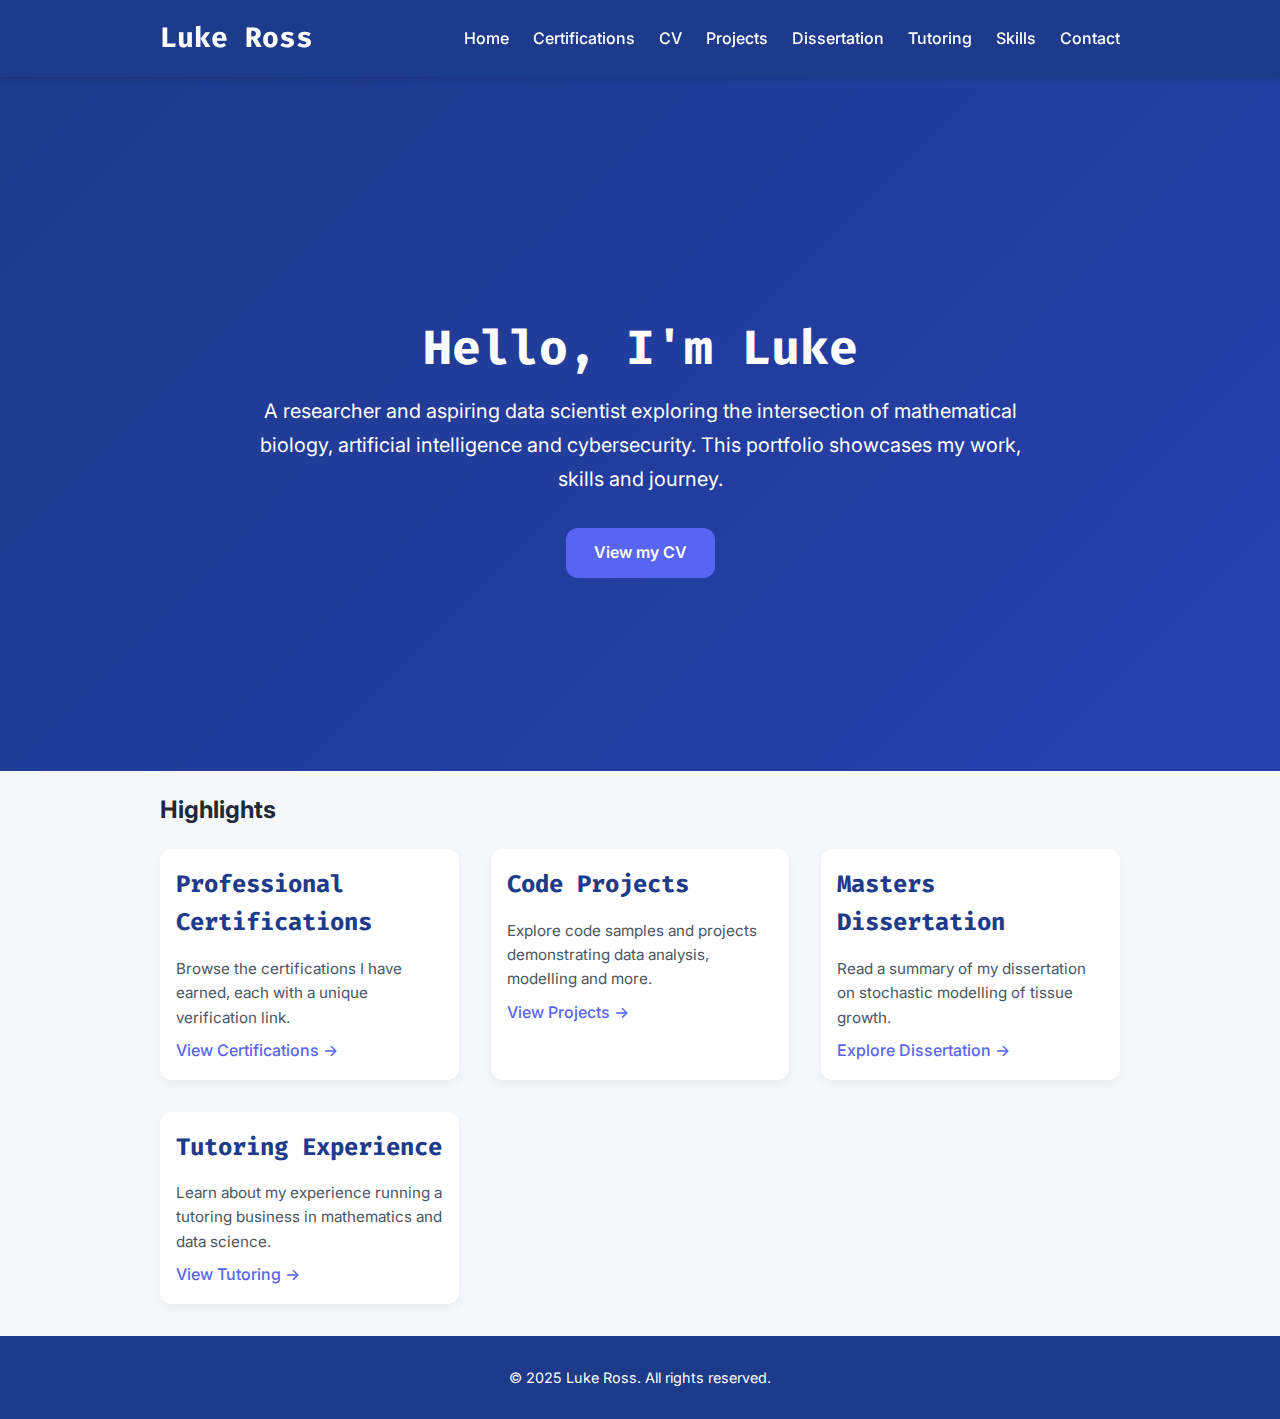
<file: index.html>
<!DOCTYPE html>
<html lang="en">
<head>
  <meta charset="UTF-8">
  <meta name="viewport" content="width=device-width, initial-scale=1.0">
  <title>Luke Ross Portfolio</title>
  <link rel="stylesheet" href="style.css">
</head>
<body>
  <!-- Top navigation bar -->
  <header>
    <div class="container">
      <nav>
        <h1>Luke&nbsp;Ross</h1>
        <ul>
          <li><a href="index.html">Home</a></li>
          <li><a href="certifications.html">Certifications</a></li>
          <li><a href="cv.html">CV</a></li>
          <li><a href="code.html">Projects</a></li>
          <li><a href="dissertation.html">Dissertation</a></li>
          <li><a href="tutoring.html">Tutoring</a></li>
          <li><a href="skills.html">Skills</a></li>
          <li><a href="contact.html">Contact</a></li>
        </ul>
      </nav>
    </div>
  </header>

  <!-- Hero section with introduction -->
  <section class="hero">
    <div class="container">
      <h2>Hello, I'm Luke</h2>
      <p>A researcher and aspiring data scientist exploring the intersection of
      mathematical biology, artificial intelligence and cybersecurity. This
      portfolio showcases my work, skills and journey.</p>
      <div class="cta">
        <a href="cv.html">View my CV</a>
      </div>
    </div>
  </section>

  <!-- Main content with cards linking to key sections -->
  <main class="container">
    <h2>Highlights</h2>
    <div class="cards">
      <div class="card">
        <h3>Professional Certifications</h3>
        <p>Browse the certifications I have earned, each with a unique
        verification link.</p>
        <a href="certifications.html">View Certifications →</a>
      </div>
      <div class="card">
        <h3>Code Projects</h3>
        <p>Explore code samples and projects demonstrating data analysis,
        modelling and more.</p>
        <a href="code.html">View Projects →</a>
      </div>
      <div class="card">
        <h3>Masters Dissertation</h3>
        <p>Read a summary of my dissertation on stochastic modelling of tissue
        growth.</p>
        <a href="dissertation.html">Explore Dissertation →</a>
      </div>
      <div class="card">
        <h3>Tutoring Experience</h3>
        <p>Learn about my experience running a tutoring business in mathematics
        and data science.</p>
        <a href="tutoring.html">View Tutoring →</a>
      </div>
    </div>
  </main>

  <footer>
    <p>&copy; 2025 Luke Ross. All rights reserved.</p>
  </footer>
</body>
</html>
</file>
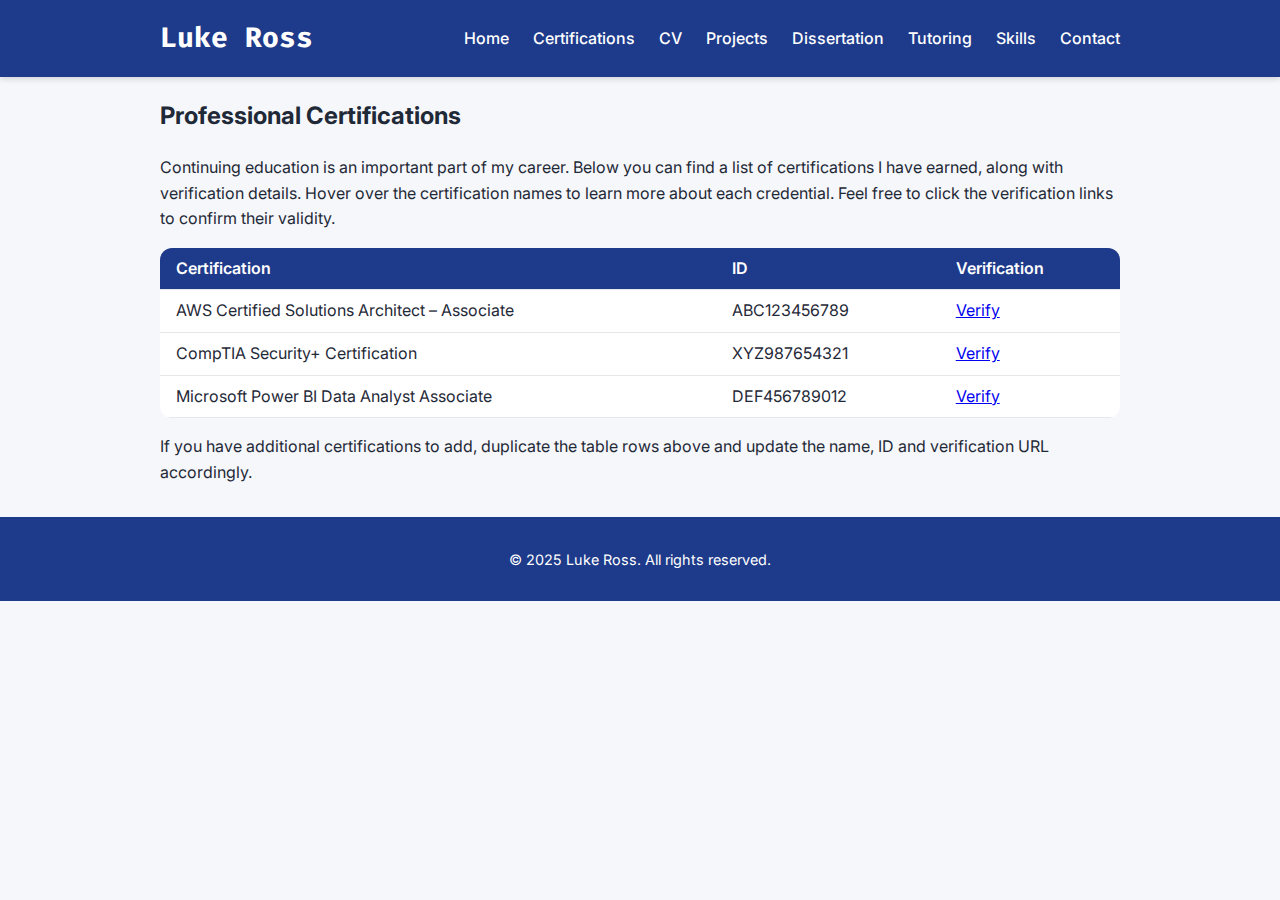
<file: certifications.html>
<!DOCTYPE html>
<html lang="en">
<head>
  <meta charset="UTF-8">
  <meta name="viewport" content="width=device-width, initial-scale=1.0">
  <title>Certifications – Luke Ross Portfolio</title>
  <link rel="stylesheet" href="style.css">
</head>
<body>
  <header>
    <div class="container">
      <nav>
        <h1>Luke&nbsp;Ross</h1>
        <ul>
          <li><a href="index.html">Home</a></li>
          <li><a href="certifications.html">Certifications</a></li>
          <li><a href="cv.html">CV</a></li>
          <li><a href="code.html">Projects</a></li>
          <li><a href="dissertation.html">Dissertation</a></li>
          <li><a href="tutoring.html">Tutoring</a></li>
          <li><a href="skills.html">Skills</a></li>
          <li><a href="contact.html">Contact</a></li>
        </ul>
      </nav>
    </div>
  </header>

  <main class="container">
    <h2>Professional Certifications</h2>
    <p>Continuing education is an important part of my career. Below you can
    find a list of certifications I have earned, along with verification
    details. Hover over the certification names to learn more about each
    credential. Feel free to click the verification links to confirm their
    validity.</p>

    <table>
      <thead>
        <tr>
          <th>Certification</th>
          <th>ID</th>
          <th>Verification</th>
        </tr>
      </thead>
      <tbody>
        <!-- Example entry. Replace with your actual certifications -->
        <tr>
          <td>AWS Certified Solutions Architect – Associate</td>
          <td>ABC123456789</td>
          <td><a href="https://www.yourcertificationprovider.com/verify?id=ABC123456789" target="_blank">Verify</a></td>
        </tr>
        <tr>
          <td>CompTIA Security+ Certification</td>
          <td>XYZ987654321</td>
          <td><a href="https://www.yourcertificationprovider.com/verify?id=XYZ987654321" target="_blank">Verify</a></td>
        </tr>
        <tr>
          <td>Microsoft Power&nbsp;BI Data Analyst Associate</td>
          <td>DEF456789012</td>
          <td><a href="https://www.yourcertificationprovider.com/verify?id=DEF456789012" target="_blank">Verify</a></td>
        </tr>
      </tbody>
    </table>

    <p>If you have additional certifications to add, duplicate the table rows
    above and update the name, ID and verification URL accordingly.</p>
  </main>

  <footer>
    <p>&copy; 2025 Luke Ross. All rights reserved.</p>
  </footer>
</body>
</html>
</file>
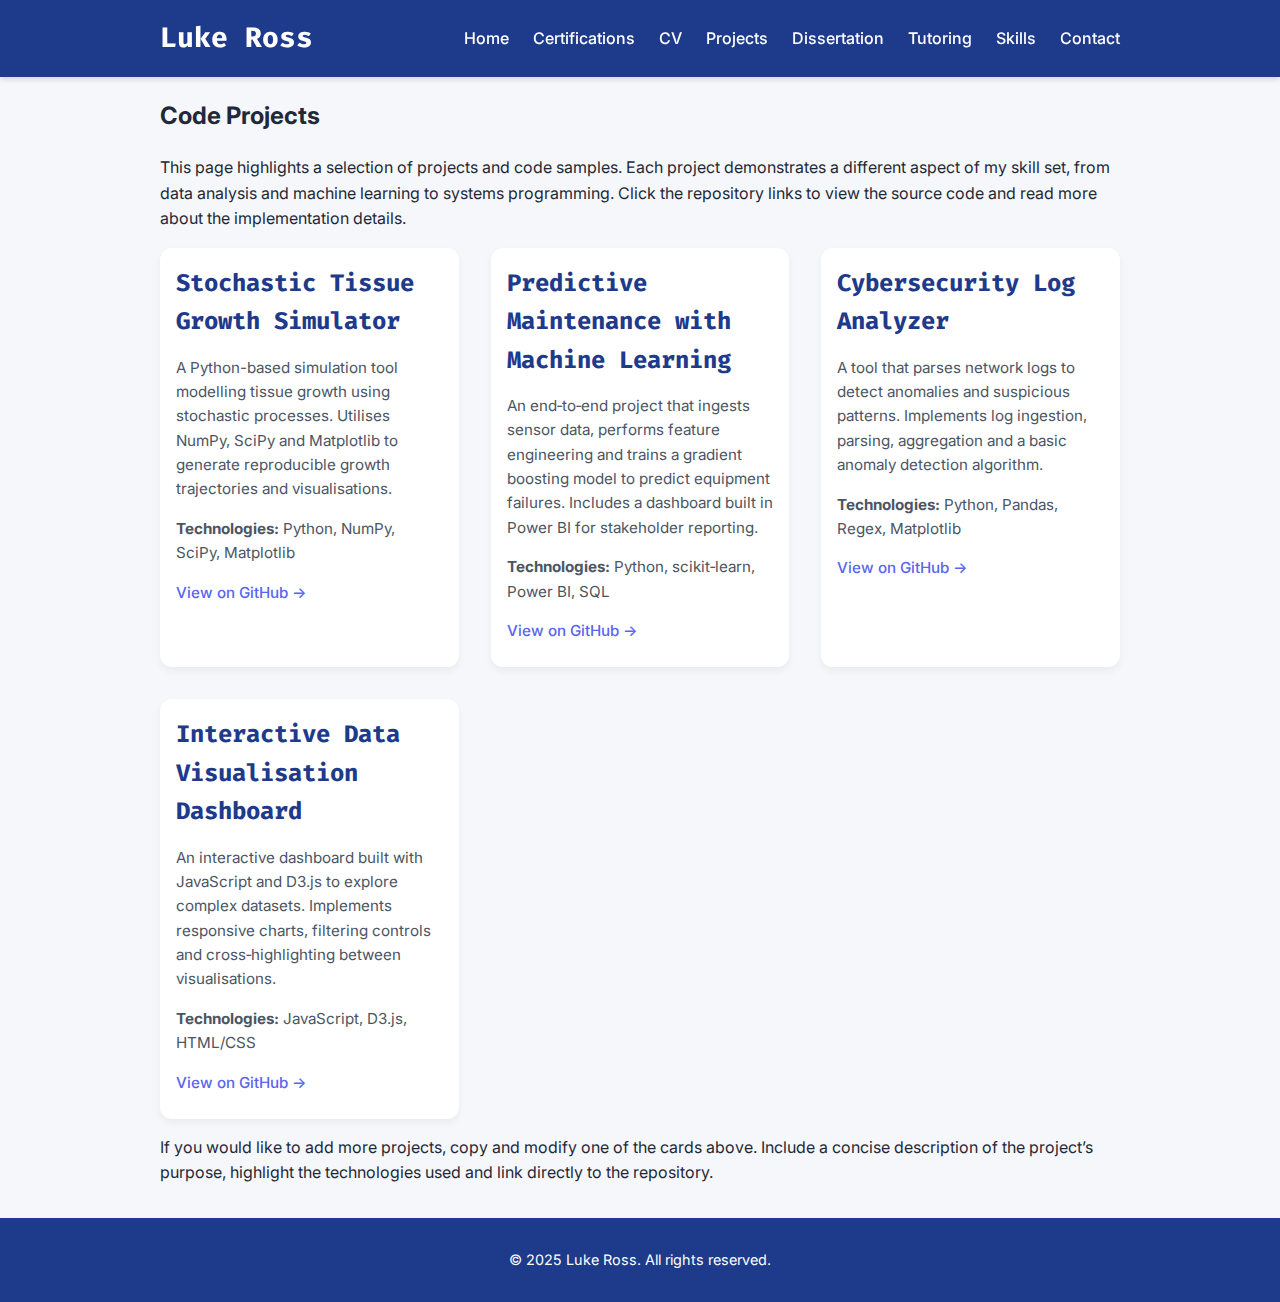
<file: code.html>
<!DOCTYPE html>
<html lang="en">
<head>
  <meta charset="UTF-8">
  <meta name="viewport" content="width=device-width, initial-scale=1.0">
  <title>Projects – Luke Ross Portfolio</title>
  <link rel="stylesheet" href="style.css">
</head>
<body>
  <header>
    <div class="container">
      <nav>
        <h1>Luke&nbsp;Ross</h1>
        <ul>
          <li><a href="index.html">Home</a></li>
          <li><a href="certifications.html">Certifications</a></li>
          <li><a href="cv.html">CV</a></li>
          <li><a href="code.html">Projects</a></li>
          <li><a href="dissertation.html">Dissertation</a></li>
          <li><a href="tutoring.html">Tutoring</a></li>
          <li><a href="skills.html">Skills</a></li>
          <li><a href="contact.html">Contact</a></li>
        </ul>
      </nav>
    </div>
  </header>

  <main class="container">
    <h2>Code Projects</h2>
    <p>This page highlights a selection of projects and code samples. Each
    project demonstrates a different aspect of my skill set, from data
    analysis and machine learning to systems programming. Click the
    repository links to view the source code and read more about the
    implementation details.</p>

    <div class="cards">
      <!-- Example project card. Duplicate for each project -->
      <div class="card">
        <h3>Stochastic Tissue Growth Simulator</h3>
        <p>A Python-based simulation tool modelling tissue growth using
        stochastic processes. Utilises NumPy, SciPy and Matplotlib to
        generate reproducible growth trajectories and visualisations.</p>
        <p><strong>Technologies:</strong> Python, NumPy, SciPy, Matplotlib</p>
        <p><a href="https://github.com/yourusername/tissue-growth-simulator" target="_blank">View on GitHub →</a></p>
      </div>
      <div class="card">
        <h3>Predictive Maintenance with Machine Learning</h3>
        <p>An end‑to‑end project that ingests sensor data, performs feature
        engineering and trains a gradient boosting model to predict
        equipment failures. Includes a dashboard built in Power BI for
        stakeholder reporting.</p>
        <p><strong>Technologies:</strong> Python, scikit‑learn, Power BI, SQL</p>
        <p><a href="https://github.com/yourusername/predictive-maintenance" target="_blank">View on GitHub →</a></p>
      </div>
      <div class="card">
        <h3>Cybersecurity Log Analyzer</h3>
        <p>A tool that parses network logs to detect anomalies and
        suspicious patterns. Implements log ingestion, parsing,
        aggregation and a basic anomaly detection algorithm.</p>
        <p><strong>Technologies:</strong> Python, Pandas, Regex, Matplotlib</p>
        <p><a href="https://github.com/yourusername/cybersecurity-log-analyzer" target="_blank">View on GitHub →</a></p>
      </div>
      <div class="card">
        <h3>Interactive Data Visualisation Dashboard</h3>
        <p>An interactive dashboard built with JavaScript and D3.js to
        explore complex datasets. Implements responsive charts,
        filtering controls and cross‑highlighting between visualisations.</p>
        <p><strong>Technologies:</strong> JavaScript, D3.js, HTML/CSS</p>
        <p><a href="https://github.com/yourusername/data-viz-dashboard" target="_blank">View on GitHub →</a></p>
      </div>
    </div>

    <p>If you would like to add more projects, copy and modify one of the
    cards above. Include a concise description of the project’s purpose,
    highlight the technologies used and link directly to the repository.</p>
  </main>

  <footer>
    <p>&copy; 2025 Luke Ross. All rights reserved.</p>
  </footer>
</body>
</html>
</file>
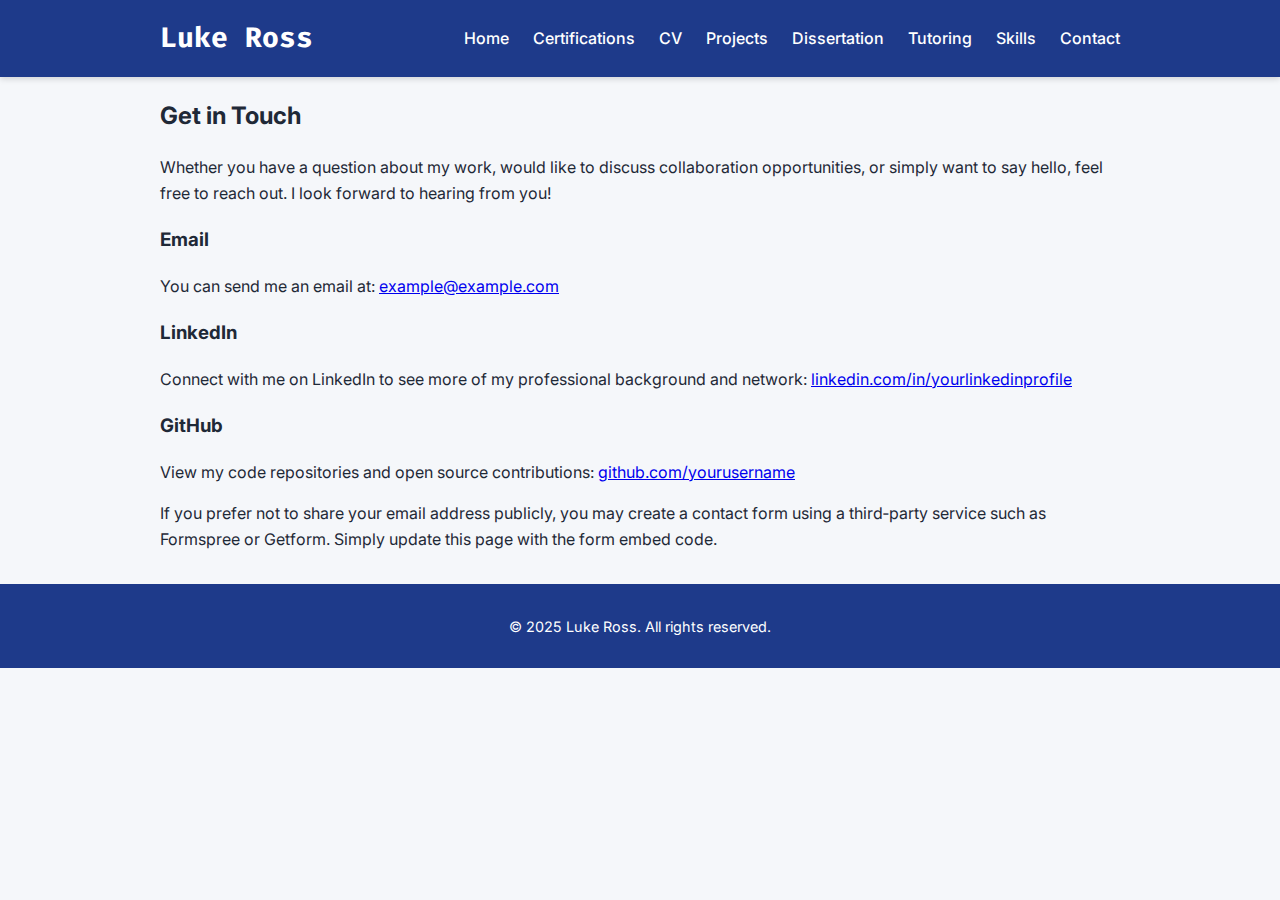
<file: contact.html>
<!DOCTYPE html>
<html lang="en">
<head>
  <meta charset="UTF-8">
  <meta name="viewport" content="width=device-width, initial-scale=1.0">
  <title>Contact – Luke Ross Portfolio</title>
  <link rel="stylesheet" href="style.css">
</head>
<body>
  <header>
    <div class="container">
      <nav>
        <h1>Luke&nbsp;Ross</h1>
        <ul>
          <li><a href="index.html">Home</a></li>
          <li><a href="certifications.html">Certifications</a></li>
          <li><a href="cv.html">CV</a></li>
          <li><a href="code.html">Projects</a></li>
          <li><a href="dissertation.html">Dissertation</a></li>
          <li><a href="tutoring.html">Tutoring</a></li>
          <li><a href="skills.html">Skills</a></li>
          <li><a href="contact.html">Contact</a></li>
        </ul>
      </nav>
    </div>
  </header>

  <main class="container">
    <h2>Get in Touch</h2>
    <p>Whether you have a question about my work, would like to discuss
    collaboration opportunities, or simply want to say hello, feel free
    to reach out. I look forward to hearing from you!</p>

    <h3>Email</h3>
    <p>You can send me an email at:
      <!-- Replace example@example.com with your actual email address -->
      <a href="mailto:example@example.com">example@example.com</a>
    </p>

    <h3>LinkedIn</h3>
    <p>Connect with me on LinkedIn to see more of my professional
    background and network:
      <a href="https://www.linkedin.com/in/yourlinkedinprofile" target="_blank">linkedin.com/in/yourlinkedinprofile</a>
    </p>

    <h3>GitHub</h3>
    <p>View my code repositories and open source contributions:
      <a href="https://github.com/yourusername" target="_blank">github.com/yourusername</a>
    </p>

    <p>If you prefer not to share your email address publicly, you may
    create a contact form using a third‑party service such as Formspree
    or Getform. Simply update this page with the form embed code.
    </p>
  </main>

  <footer>
    <p>&copy; 2025 Luke Ross. All rights reserved.</p>
  </footer>
</body>
</html>
</file>
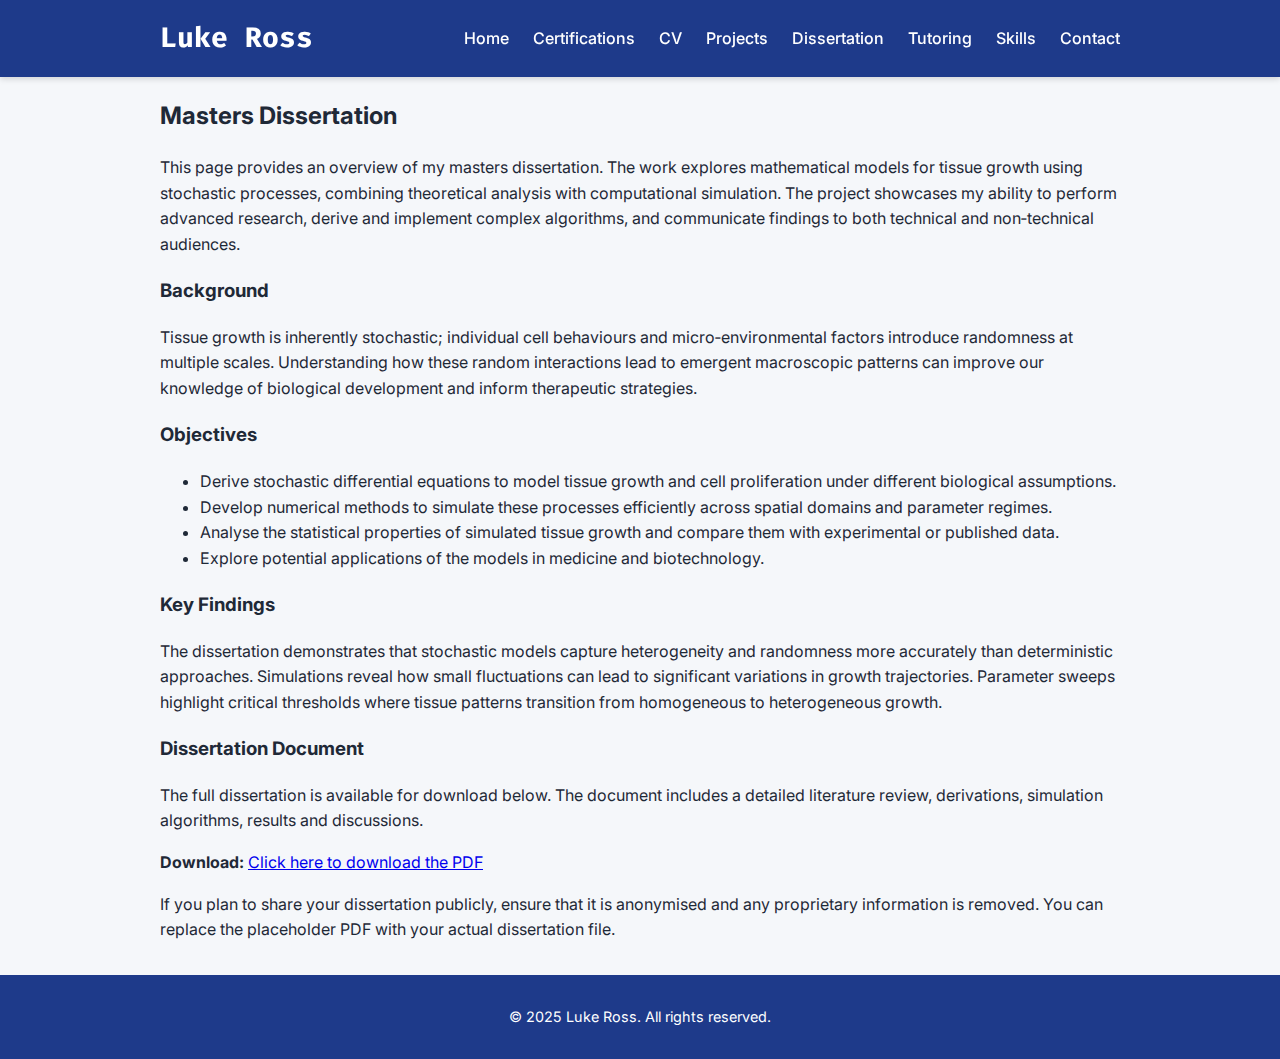
<file: dissertation.html>
<!DOCTYPE html>
<html lang="en">
<head>
  <meta charset="UTF-8">
  <meta name="viewport" content="width=device-width, initial-scale=1.0">
  <title>Dissertation – Luke Ross Portfolio</title>
  <link rel="stylesheet" href="style.css">
</head>
<body>
  <header>
    <div class="container">
      <nav>
        <h1>Luke&nbsp;Ross</h1>
        <ul>
          <li><a href="index.html">Home</a></li>
          <li><a href="certifications.html">Certifications</a></li>
          <li><a href="cv.html">CV</a></li>
          <li><a href="code.html">Projects</a></li>
          <li><a href="dissertation.html">Dissertation</a></li>
          <li><a href="tutoring.html">Tutoring</a></li>
          <li><a href="skills.html">Skills</a></li>
          <li><a href="contact.html">Contact</a></li>
        </ul>
      </nav>
    </div>
  </header>

  <main class="container">
    <h2>Masters Dissertation</h2>
    <p>This page provides an overview of my masters dissertation. The work
    explores mathematical models for tissue growth using stochastic
    processes, combining theoretical analysis with computational
    simulation. The project showcases my ability to perform advanced
    research, derive and implement complex algorithms, and communicate
    findings to both technical and non‑technical audiences.</p>

    <h3>Background</h3>
    <p>Tissue growth is inherently stochastic; individual cell behaviours and
    micro‑environmental factors introduce randomness at multiple scales.
    Understanding how these random interactions lead to emergent
    macroscopic patterns can improve our knowledge of biological
    development and inform therapeutic strategies.</p>

    <h3>Objectives</h3>
    <ul>
      <li>Derive stochastic differential equations to model tissue growth and
      cell proliferation under different biological assumptions.</li>
      <li>Develop numerical methods to simulate these processes efficiently
      across spatial domains and parameter regimes.</li>
      <li>Analyse the statistical properties of simulated tissue growth and
      compare them with experimental or published data.</li>
      <li>Explore potential applications of the models in medicine and
      biotechnology.</li>
    </ul>

    <h3>Key Findings</h3>
    <p>The dissertation demonstrates that stochastic models capture
    heterogeneity and randomness more accurately than deterministic
    approaches. Simulations reveal how small fluctuations can lead to
    significant variations in growth trajectories. Parameter sweeps
    highlight critical thresholds where tissue patterns transition from
    homogeneous to heterogeneous growth.</p>

    <h3>Dissertation Document</h3>
    <p>The full dissertation is available for download below. The document
    includes a detailed literature review, derivations, simulation
    algorithms, results and discussions.</p>
    <p><strong>Download:</strong> <a href="dissertation.pdf" download>Click here to download the PDF</a></p>

    <p>If you plan to share your dissertation publicly, ensure that it is
    anonymised and any proprietary information is removed. You can
    replace the placeholder PDF with your actual dissertation file.</p>
  </main>

  <footer>
    <p>&copy; 2025 Luke Ross. All rights reserved.</p>
  </footer>
</body>
</html>
</file>
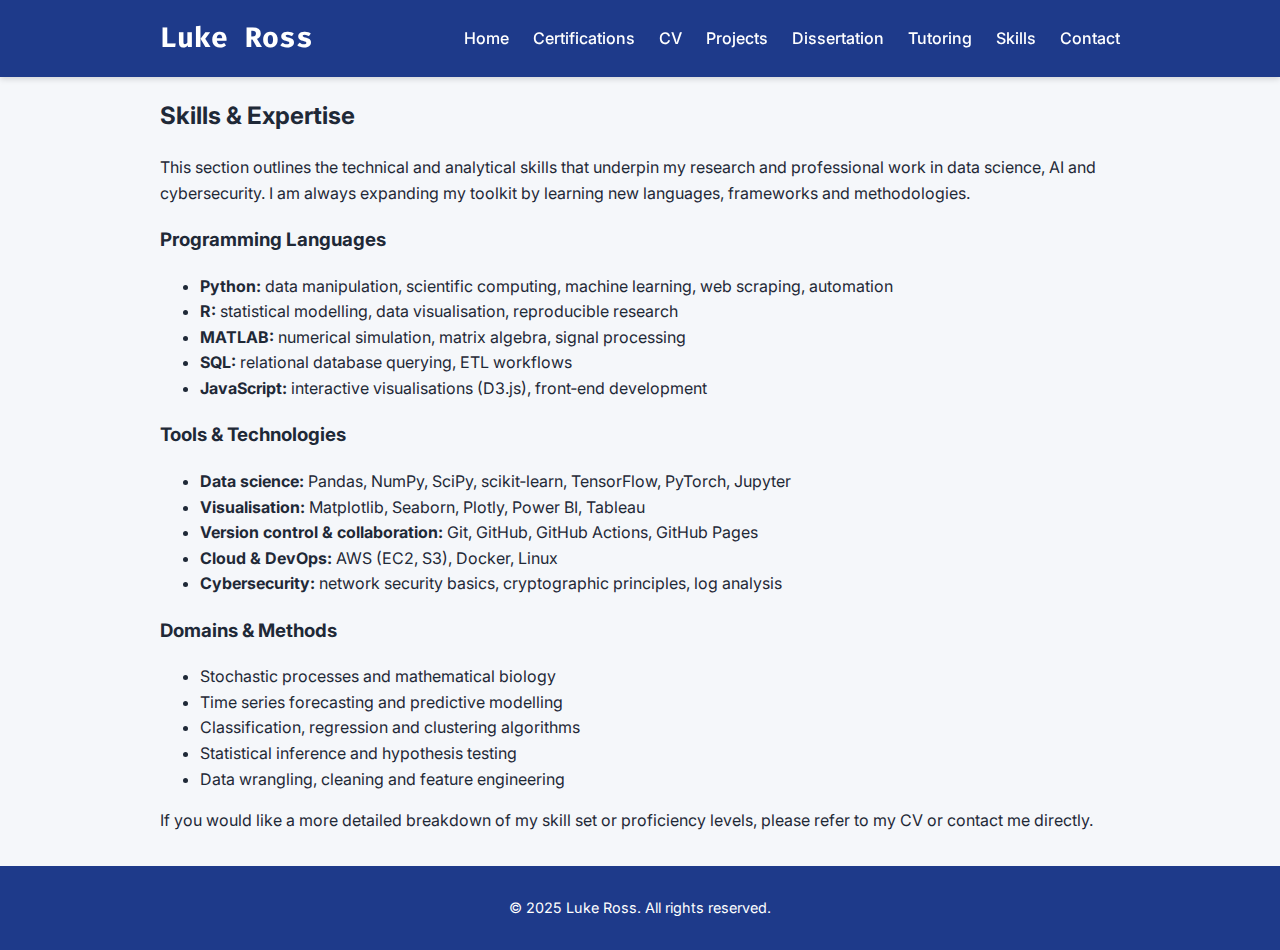
<file: skills.html>
<!DOCTYPE html>
<html lang="en">
<head>
  <meta charset="UTF-8">
  <meta name="viewport" content="width=device-width, initial-scale=1.0">
  <title>Skills – Luke Ross Portfolio</title>
  <link rel="stylesheet" href="style.css">
</head>
<body>
  <header>
    <div class="container">
      <nav>
        <h1>Luke&nbsp;Ross</h1>
        <ul>
          <li><a href="index.html">Home</a></li>
          <li><a href="certifications.html">Certifications</a></li>
          <li><a href="cv.html">CV</a></li>
          <li><a href="code.html">Projects</a></li>
          <li><a href="dissertation.html">Dissertation</a></li>
          <li><a href="tutoring.html">Tutoring</a></li>
          <li><a href="skills.html">Skills</a></li>
          <li><a href="contact.html">Contact</a></li>
        </ul>
      </nav>
    </div>
  </header>

  <main class="container">
    <h2>Skills & Expertise</h2>
    <p>This section outlines the technical and analytical skills that
    underpin my research and professional work in data science, AI and
    cybersecurity. I am always expanding my toolkit by learning new
    languages, frameworks and methodologies.</p>

    <h3>Programming Languages</h3>
    <ul>
      <li><strong>Python:</strong> data manipulation, scientific computing,
      machine learning, web scraping, automation</li>
      <li><strong>R:</strong> statistical modelling, data visualisation,
      reproducible research</li>
      <li><strong>MATLAB:</strong> numerical simulation, matrix algebra,
      signal processing</li>
      <li><strong>SQL:</strong> relational database querying, ETL workflows</li>
      <li><strong>JavaScript:</strong> interactive visualisations (D3.js),
      front‑end development</li>
    </ul>

    <h3>Tools & Technologies</h3>
    <ul>
      <li><strong>Data science:</strong> Pandas, NumPy, SciPy, scikit‑learn,
      TensorFlow, PyTorch, Jupyter</li>
      <li><strong>Visualisation:</strong> Matplotlib, Seaborn, Plotly,
      Power BI, Tableau</li>
      <li><strong>Version control & collaboration:</strong> Git, GitHub,
      GitHub Actions, GitHub Pages</li>
      <li><strong>Cloud & DevOps:</strong> AWS (EC2, S3), Docker, Linux</li>
      <li><strong>Cybersecurity:</strong> network security basics,
      cryptographic principles, log analysis</li>
    </ul>

    <h3>Domains & Methods</h3>
    <ul>
      <li>Stochastic processes and mathematical biology</li>
      <li>Time series forecasting and predictive modelling</li>
      <li>Classification, regression and clustering algorithms</li>
      <li>Statistical inference and hypothesis testing</li>
      <li>Data wrangling, cleaning and feature engineering</li>
    </ul>

    <p>If you would like a more detailed breakdown of my skill set or
    proficiency levels, please refer to my CV or contact me directly.</p>
  </main>

  <footer>
    <p>&copy; 2025 Luke Ross. All rights reserved.</p>
  </footer>
</body>
</html>
</file>
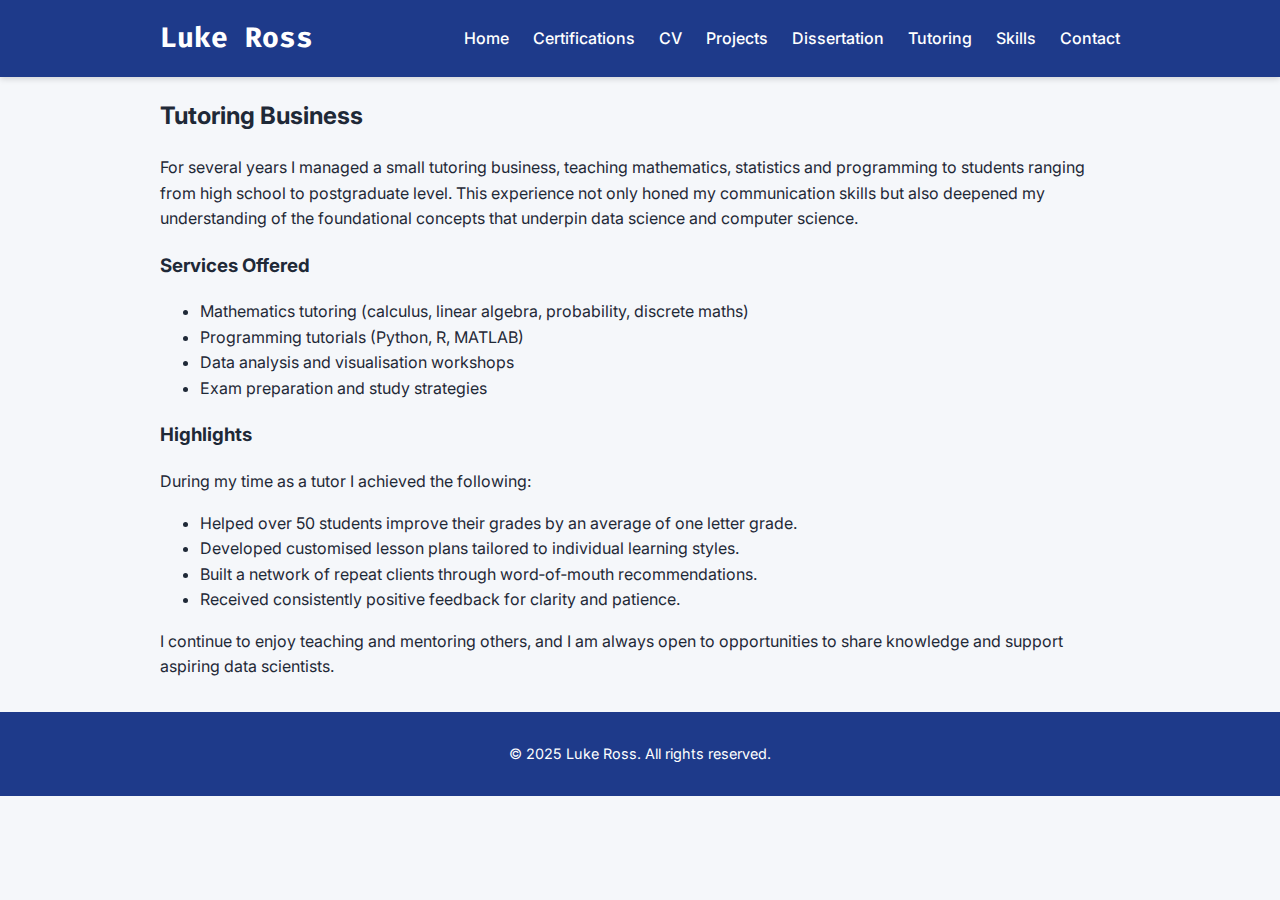
<file: tutoring.html>
<!DOCTYPE html>
<html lang="en">
<head>
  <meta charset="UTF-8">
  <meta name="viewport" content="width=device-width, initial-scale=1.0">
  <title>Tutoring – Luke Ross Portfolio</title>
  <link rel="stylesheet" href="style.css">
</head>
<body>
  <header>
    <div class="container">
      <nav>
        <h1>Luke&nbsp;Ross</h1>
        <ul>
          <li><a href="index.html">Home</a></li>
          <li><a href="certifications.html">Certifications</a></li>
          <li><a href="cv.html">CV</a></li>
          <li><a href="code.html">Projects</a></li>
          <li><a href="dissertation.html">Dissertation</a></li>
          <li><a href="tutoring.html">Tutoring</a></li>
          <li><a href="skills.html">Skills</a></li>
          <li><a href="contact.html">Contact</a></li>
        </ul>
      </nav>
    </div>
  </header>

  <main class="container">
    <h2>Tutoring Business</h2>
    <p>For several years I managed a small tutoring business, teaching
    mathematics, statistics and programming to students ranging from
    high school to postgraduate level. This experience not only honed my
    communication skills but also deepened my understanding of the
    foundational concepts that underpin data science and computer
    science.</p>

    <h3>Services Offered</h3>
    <ul>
      <li>Mathematics tutoring (calculus, linear algebra, probability,
      discrete maths)</li>
      <li>Programming tutorials (Python, R, MATLAB)</li>
      <li>Data analysis and visualisation workshops</li>
      <li>Exam preparation and study strategies</li>
    </ul>

    <h3>Highlights</h3>
    <p>During my time as a tutor I achieved the following:</p>
    <ul>
      <li>Helped over 50 students improve their grades by an average of one
      letter grade.</li>
      <li>Developed customised lesson plans tailored to individual learning
      styles.</li>
      <li>Built a network of repeat clients through word‑of‑mouth
      recommendations.</li>
      <li>Received consistently positive feedback for clarity and patience.</li>
    </ul>

    <p>I continue to enjoy teaching and mentoring others, and I am always
    open to opportunities to share knowledge and support aspiring data
    scientists.</p>
  </main>

  <footer>
    <p>&copy; 2025 Luke Ross. All rights reserved.</p>
  </footer>
</body>
</html>
</file>
<file: style.css>
/*
 * Global stylesheet for Luke's portfolio website.
 *
 * The updated design takes inspiration from modern academic and
 * portfolio sites. A cohesive colour palette built around deep
 * blues and subtle gradients creates a contemporary feel. Headings
 * use a monospaced font for a technical touch, while body copy
 * remains highly readable. Cards and buttons animate gently on
 * hover to improve interactivity.
 */

/* Import Google Fonts: Inter for body text and Fira Code for headings */
@import url('https://fonts.googleapis.com/css2?family=Inter:wght@400;500;600;700&family=Fira+Code:wght@400;500&display=swap');

:root {
  /* Typography */
  --font-sans: 'Inter', sans-serif;
  --font-mono: 'Fira Code', monospace;

  /* Colour palette */
  --color-primary: #1e3a8a; /* rich blue for headers and backgrounds */
  --color-accent: #5865f2; /* vibrant mid-blue for highlights */
  --color-background: #f5f7fa; /* very light grey for page background */
  --color-surface: #ffffff; /* white surfaces for cards and panels */
  --color-text: #1f2937; /* almost-black for body text */
  --color-muted: #4b5563; /* muted grey for secondary text */

  /* Layout and spacing */
  --border-radius: 12px;
  --spacing-small: 0.5rem;
  --spacing-medium: 1rem;
  --spacing-large: 2rem;
}

html,
body {
  margin: 0;
  padding: 0;
  font-family: var(--font-sans);
  color: var(--color-text);
  background-color: var(--color-background);
  line-height: 1.6;
}

header {
  background-color: var(--color-primary);
  color: #fff;
  padding: var(--spacing-medium) 0;
  box-shadow: 0 2px 6px rgba(0, 0, 0, 0.15);
  position: sticky;
  top: 0;
  z-index: 10;
}

.container {
  width: 90%;
  max-width: 960px;
  margin: 0 auto;
}

/* Navigation styling */
nav {
  display: flex;
  flex-wrap: wrap;
  align-items: center;
  justify-content: space-between;
}

nav h1 {
  font-size: 1.75rem;
  margin: 0;
  font-family: var(--font-mono);
}

nav ul {
  list-style: none;
  margin: 0;
  padding: 0;
  display: flex;
  flex-wrap: wrap;
  gap: 1.5rem;
}

nav li {
  margin: 0;
}

nav a {
  color: #fff;
  text-decoration: none;
  font-weight: 500;
  position: relative;
  padding-bottom: 0.2rem;
  transition: color 0.2s ease;
}

/* Underline animation on nav links */
nav a::after {
  content: '';
  position: absolute;
  left: 0;
  bottom: -4px;
  width: 0;
  height: 2px;
  background-color: var(--color-accent);
  transition: width 0.3s ease;
}

nav a:hover,
nav a:focus {
  color: #e0e7ff;
}

nav a:hover::after,
nav a:focus::after {
  width: 100%;
}

/* Hero section styling */
/* Hero section styling */
.hero {
  min-height: 70vh;
  display: flex;
  flex-direction: column;
  align-items: center;
  justify-content: center;
  text-align: center;
  padding: var(--spacing-large) 0;
  background: linear-gradient(135deg, #1e3a8a 0%, #2740b0 100%);
  color: #fff;
  position: relative;
  overflow: hidden;
}

.hero h2 {
  font-family: var(--font-mono);
  font-size: 3rem;
  margin-bottom: var(--spacing-small);
}

.hero p {
  max-width: 800px;
  margin: 0 auto;
  font-size: 1.25rem;
  line-height: 1.7;
}

.hero .cta {
  margin-top: var(--spacing-large);
}

.hero .cta a {
  display: inline-block;
  padding: 0.75rem 1.75rem;
  background-color: var(--color-accent);
  color: #fff;
  border-radius: var(--border-radius);
  text-decoration: none;
  font-weight: 600;
  transition: background-color 0.2s ease, transform 0.2s ease;
}

.hero .cta a:hover {
  background-color: #6a74ff;
  transform: translateY(-2px);
}

/* Card layout for lists */
.cards {
  display: grid;
  grid-template-columns: repeat(auto-fill, minmax(280px, 1fr));
  gap: var(--spacing-large);
  margin-top: var(--spacing-medium);
}

.card {
  background-color: var(--color-surface);
  border-radius: var(--border-radius);
  box-shadow: 0 4px 8px rgba(0, 0, 0, 0.05);
  padding: var(--spacing-medium);
  transition: transform 0.2s ease, box-shadow 0.2s ease;
}

.card:hover {
  transform: translateY(-4px);
  box-shadow: 0 8px 16px rgba(0, 0, 0, 0.08);
}

.card h3 {
  margin-top: 0;
  margin-bottom: var(--spacing-small);
  color: var(--color-primary);
  font-size: 1.5rem;
  font-family: var(--font-mono);
}

.card p {
  color: var(--color-muted);
  font-size: 0.95rem;
  margin-bottom: var(--spacing-small);
}

.card a {
  color: var(--color-accent);
  text-decoration: none;
  font-weight: 500;
  transition: color 0.2s ease;
}

.card a:hover {
  text-decoration: underline;
  color: #4f58d0;
}

/* Table styling for certifications */
table {
  width: 100%;
  border-collapse: collapse;
  margin-top: var(--spacing-medium);
  background-color: var(--color-surface);
  border-radius: var(--border-radius);
  overflow: hidden;
}

th,
td {
  text-align: left;
  padding: var(--spacing-small) var(--spacing-medium);
  border-bottom: 1px solid #e5e7eb;
}

th {
  background-color: var(--color-primary);
  color: #fff;
  font-weight: 600;
}

/* Footer styling */
footer {
  margin-top: var(--spacing-large);
  background-color: var(--color-primary);
  color: #fff;
  padding: var(--spacing-medium) 0;
  text-align: center;
  font-size: 0.9rem;
}

@media (max-width: 600px) {
  nav h1 {
    margin-bottom: var(--spacing-small);
  }
  nav ul {
    flex-direction: column;
    align-items: flex-start;
  }
  nav li {
    margin-left: 0;
    margin-bottom: var(--spacing-small);
  }
}
</file>
